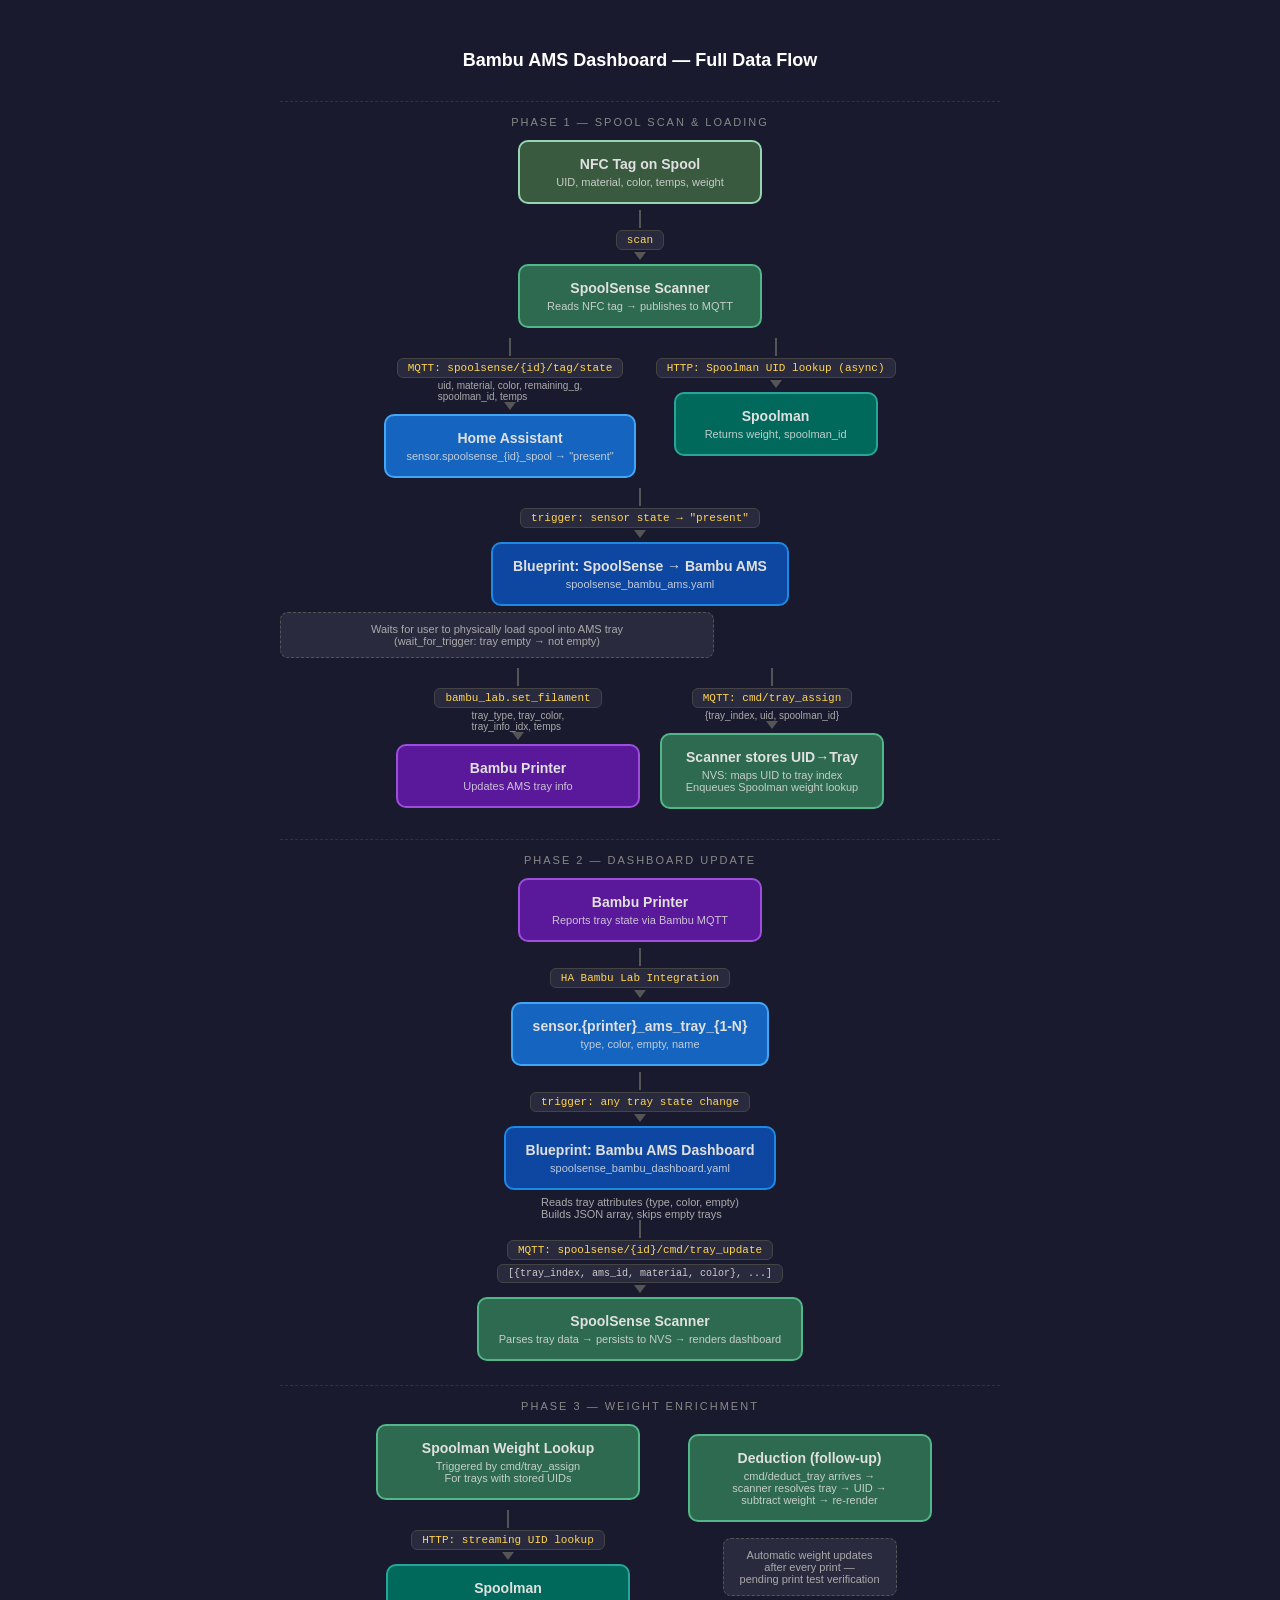
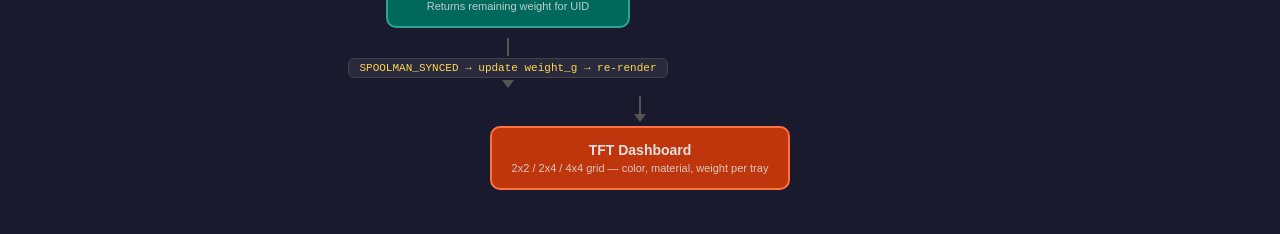
<file: docs/bambu-dashboard-flow.html>
<!DOCTYPE html>
<html lang="en">
<head>
    <title>Bambu AMS Dashboard — Data Flow</title>
    <style>
        body {
            background: #1a1a2e;
            font-family: -apple-system, BlinkMacSystemFont, 'Segoe UI', sans-serif;
            display: flex;
            justify-content: center;
            padding: 30px;
            color: #e0e0e0;
        }
        .diagram { width: 720px; }
        h1 { text-align: center; color: #fff; font-size: 18px; margin-bottom: 30px; }
        .row { display: flex; align-items: center; justify-content: center; margin-bottom: 6px; }
        .box {
            border-radius: 10px; padding: 14px 20px; text-align: center;
            font-size: 13px; min-width: 200px; position: relative;
        }
        .box .label { font-weight: 700; font-size: 14px; margin-bottom: 4px; }
        .box .detail { font-size: 11px; opacity: 0.85; }
        .scanner { background: #2d6a4f; border: 2px solid #52b788; }
        .nfc { background: #3a5a40; border: 2px solid #95d5b2; }
        .printer { background: #5a189a; border: 2px solid #9d4edd; }
        .ha { background: #1565c0; border: 2px solid #42a5f5; }
        .blueprint { background: #0d47a1; border: 2px solid #1e88e5; }
        .spoolman { background: #00695c; border: 2px solid #26a69a; }
        .tft { background: #bf360c; border: 2px solid #ff7043; }
        .arrow {
            display: flex; flex-direction: column; align-items: center;
            margin: 4px 0; color: #aaa; font-size: 11px;
        }
        .arrow .line { width: 2px; height: 18px; background: #555; }
        .arrow .head {
            width: 0; height: 0;
            border-left: 6px solid transparent; border-right: 6px solid transparent;
            border-top: 8px solid #555;
        }
        .arrow .msg {
            background: #2a2a3e; padding: 3px 10px; border-radius: 6px;
            border: 1px solid #444; margin: 2px 0;
            font-family: 'Courier New', monospace; font-size: 11px; color: #ffd54f;
        }
        .split { display: flex; gap: 20px; justify-content: center; align-items: flex-start; }
        .split-col { display: flex; flex-direction: column; align-items: center; }
        .phase {
            text-align: center; font-size: 11px; color: #888;
            text-transform: uppercase; letter-spacing: 2px;
            margin: 24px 0 12px; border-top: 1px dashed #333;
            padding-top: 14px; width: 100%;
        }
        .note {
            background: #2a2a3e; border: 1px dashed #555; border-radius: 8px;
            padding: 10px 16px; font-size: 11px; color: #aaa;
            text-align: center; margin: 6px 0; max-width: 400px;
        }
    </style>
</head>
<body>
<div class="diagram">
    <h1>Bambu AMS Dashboard — Full Data Flow</h1>

    <!-- Phase 1: Spool Scan & Loading -->
    <div class="phase">Phase 1 — Spool Scan & Loading</div>

    <div class="row">
        <div class="box nfc">
            <div class="label">NFC Tag on Spool</div>
            <div class="detail">UID, material, color, temps, weight</div>
        </div>
    </div>
    <div class="arrow">
        <div class="line"></div>
        <div class="msg">scan</div>
        <div class="head"></div>
    </div>
    <div class="row">
        <div class="box scanner">
            <div class="label">SpoolSense Scanner</div>
            <div class="detail">Reads NFC tag → publishes to MQTT</div>
        </div>
    </div>

    <div class="split">
        <div class="split-col">
            <div class="arrow">
                <div class="line"></div>
                <div class="msg">MQTT: spoolsense/{id}/tag/state</div>
                <div class="detail" style="color:#aaa;font-size:10px">uid, material, color, remaining_g,<br>spoolman_id, temps</div>
                <div class="head"></div>
            </div>
            <div class="row">
                <div class="box ha">
                    <div class="label">Home Assistant</div>
                    <div class="detail">sensor.spoolsense_{id}_spool → "present"</div>
                </div>
            </div>
        </div>
        <div class="split-col">
            <div class="arrow">
                <div class="line"></div>
                <div class="msg">HTTP: Spoolman UID lookup (async)</div>
                <div class="head"></div>
            </div>
            <div class="row">
                <div class="box spoolman" style="min-width:160px">
                    <div class="label">Spoolman</div>
                    <div class="detail">Returns weight, spoolman_id</div>
                </div>
            </div>
        </div>
    </div>

    <div class="arrow">
        <div class="line"></div>
        <div class="msg">trigger: sensor state → "present"</div>
        <div class="head"></div>
    </div>
    <div class="row">
        <div class="box blueprint">
            <div class="label">Blueprint: SpoolSense → Bambu AMS</div>
            <div class="detail">spoolsense_bambu_ams.yaml</div>
        </div>
    </div>

    <div class="note">Waits for user to physically load spool into AMS tray<br>(wait_for_trigger: tray empty → not empty)</div>

    <div class="split">
        <div class="split-col">
            <div class="arrow">
                <div class="line"></div>
                <div class="msg">bambu_lab.set_filament</div>
                <div class="detail" style="color:#aaa;font-size:10px">tray_type, tray_color,<br>tray_info_idx, temps</div>
                <div class="head"></div>
            </div>
            <div class="row">
                <div class="box printer">
                    <div class="label">Bambu Printer</div>
                    <div class="detail">Updates AMS tray info</div>
                </div>
            </div>
        </div>
        <div class="split-col">
            <div class="arrow">
                <div class="line"></div>
                <div class="msg">MQTT: cmd/tray_assign</div>
                <div class="detail" style="color:#aaa;font-size:10px">{tray_index, uid, spoolman_id}</div>
                <div class="head"></div>
            </div>
            <div class="row">
                <div class="box scanner" style="min-width:180px">
                    <div class="label">Scanner stores UID→Tray</div>
                    <div class="detail">NVS: maps UID to tray index<br>Enqueues Spoolman weight lookup</div>
                </div>
            </div>
        </div>
    </div>

    <!-- Phase 2: Dashboard Update -->
    <div class="phase">Phase 2 — Dashboard Update</div>

    <div class="row">
        <div class="box printer">
            <div class="label">Bambu Printer</div>
            <div class="detail">Reports tray state via Bambu MQTT</div>
        </div>
    </div>
    <div class="arrow">
        <div class="line"></div>
        <div class="msg">HA Bambu Lab Integration</div>
        <div class="head"></div>
    </div>
    <div class="row">
        <div class="box ha">
            <div class="label">sensor.{printer}_ams_tray_{1-N}</div>
            <div class="detail">type, color, empty, name</div>
        </div>
    </div>
    <div class="arrow">
        <div class="line"></div>
        <div class="msg">trigger: any tray state change</div>
        <div class="head"></div>
    </div>
    <div class="row">
        <div class="box blueprint">
            <div class="label">Blueprint: Bambu AMS Dashboard</div>
            <div class="detail">spoolsense_bambu_dashboard.yaml</div>
        </div>
    </div>
    <div class="arrow">
        <div class="detail" style="color:#aaa;font-size:11px">Reads tray attributes (type, color, empty)<br>Builds JSON array, skips empty trays</div>
        <div class="line"></div>
        <div class="msg">MQTT: spoolsense/{id}/cmd/tray_update</div>
        <div class="msg" style="font-size:10px;color:#ccc">[{tray_index, ams_id, material, color}, ...]</div>
        <div class="head"></div>
    </div>
    <div class="row">
        <div class="box scanner">
            <div class="label">SpoolSense Scanner</div>
            <div class="detail">Parses tray data → persists to NVS → renders dashboard</div>
        </div>
    </div>

    <!-- Phase 3: Weight Enrichment -->
    <div class="phase">Phase 3 — Weight Enrichment</div>

    <div class="split">
        <div class="split-col">
            <div class="row">
                <div class="box scanner" style="min-width:220px">
                    <div class="label">Spoolman Weight Lookup</div>
                    <div class="detail">Triggered by cmd/tray_assign<br>For trays with stored UIDs</div>
                </div>
            </div>
            <div class="arrow">
                <div class="line"></div>
                <div class="msg">HTTP: streaming UID lookup</div>
                <div class="head"></div>
            </div>
            <div class="row">
                <div class="box spoolman">
                    <div class="label">Spoolman</div>
                    <div class="detail">Returns remaining weight for UID</div>
                </div>
            </div>
            <div class="arrow">
                <div class="line"></div>
                <div class="msg">SPOOLMAN_SYNCED → update weight_g → re-render</div>
                <div class="head"></div>
            </div>
        </div>
        <div class="split-col" style="margin-top:10px">
            <div class="row">
                <div class="box scanner" style="min-width:200px">
                    <div class="label">Deduction (follow-up)</div>
                    <div class="detail">cmd/deduct_tray arrives →<br>scanner resolves tray → UID →<br>subtract weight → re-render</div>
                </div>
            </div>
            <div class="note" style="max-width:200px;margin-top:10px">
                Automatic weight updates<br>after every print —<br>pending print test verification
            </div>
        </div>
    </div>

    <div class="arrow">
        <div class="line"></div>
        <div class="head"></div>
    </div>
    <div class="row">
        <div class="box tft">
            <div class="label">TFT Dashboard</div>
            <div class="detail">2x2 / 2x4 / 4x4 grid — color, material, weight per tray</div>
        </div>
    </div>

</div>
</body>
</html>
</file>
